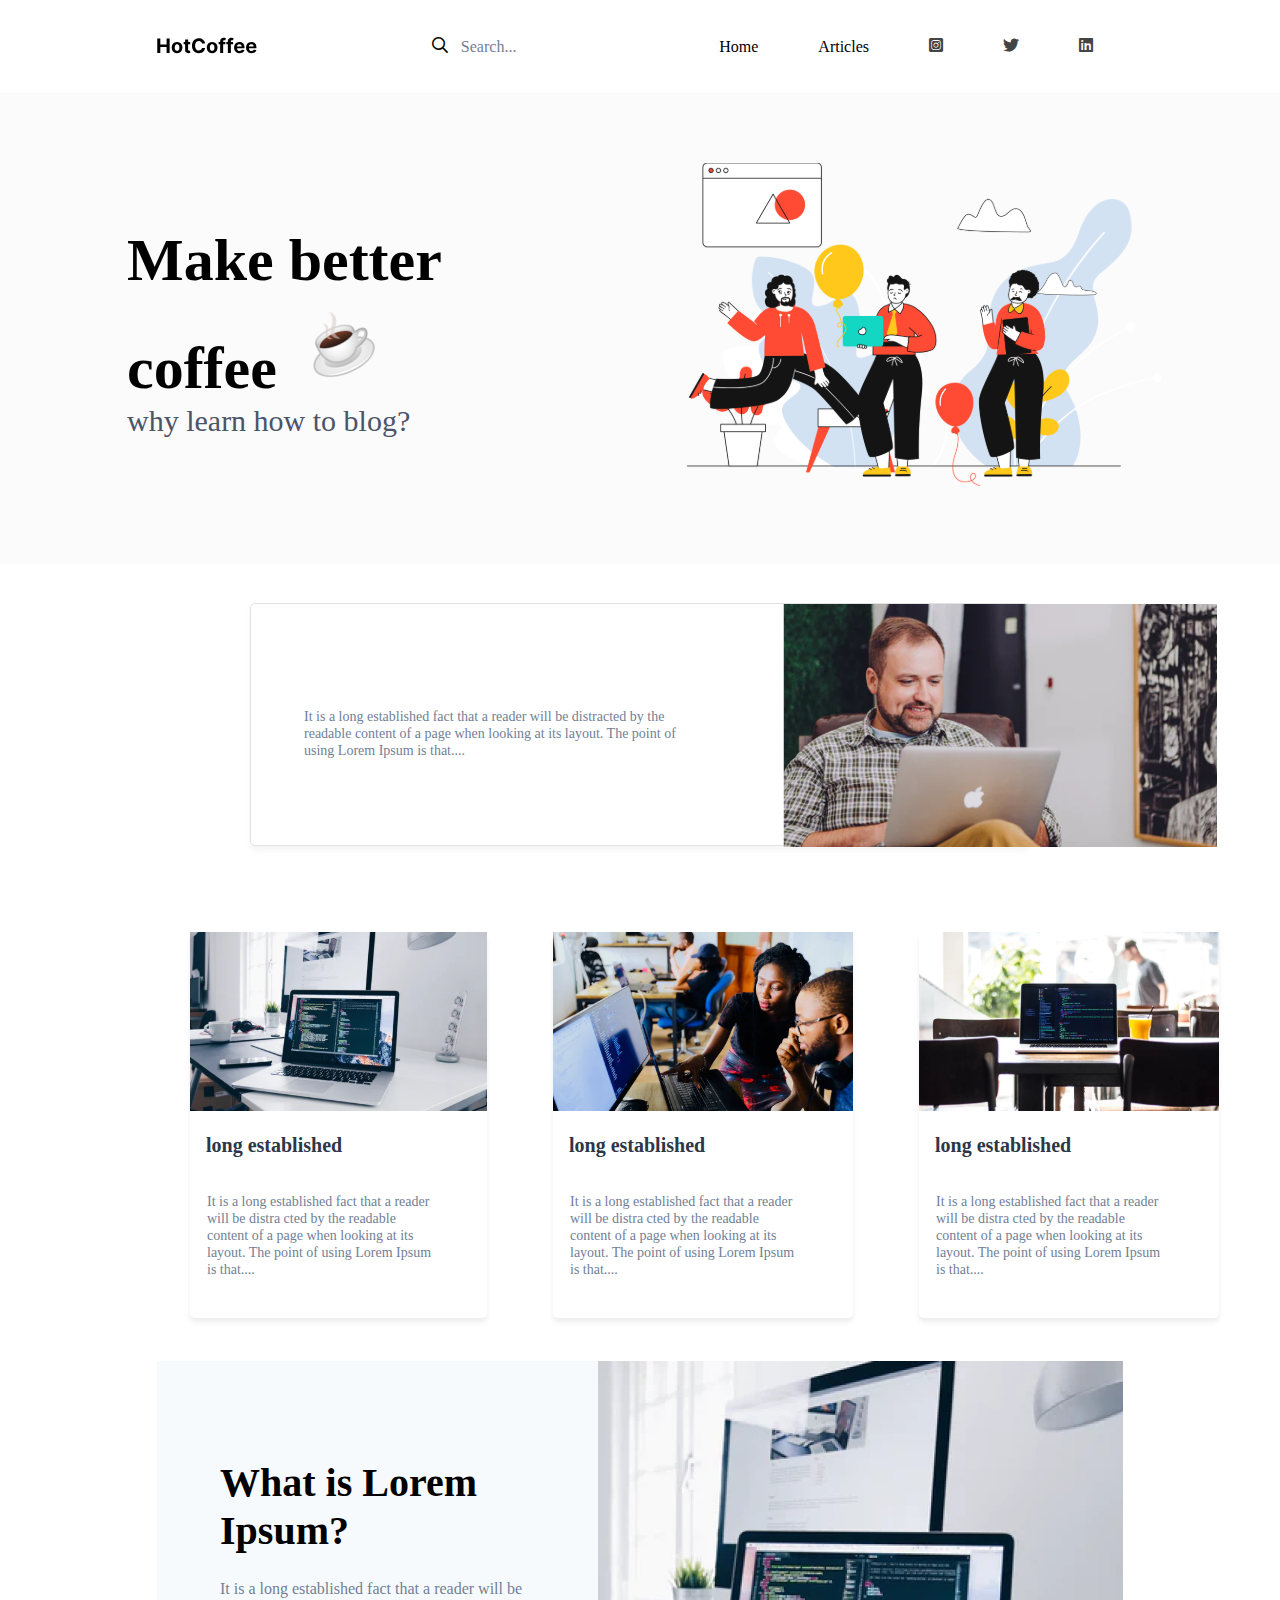
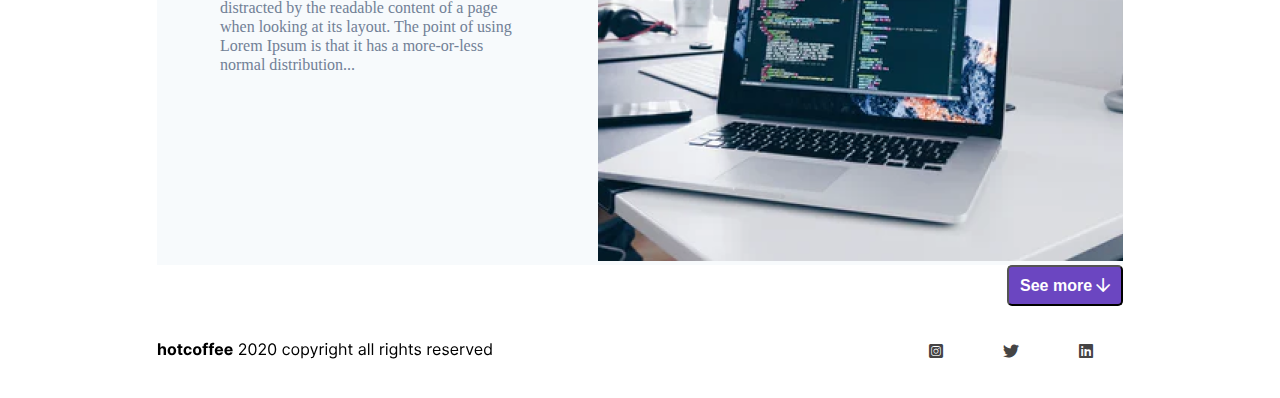
<file: index.html>
<!DOCTYPE html>
<html lang="en">

<head>
    <meta charset="UTF-8">
    <meta http-equiv="X-UA-Compatible" content="IE=edge">
    <meta name="viewport" content="width=device-width, initial-scale=1.0">
    <title>uyga vazifa</title>
    <link rel="stylesheet" href="./css/all.min.css">
    <link rel="stylesheet" href="./css/main.css">
</head>

<body>
    <header class="header">
        <div class="nav">
            <div class="container nav__container">
                <a href="#!" class="nav__logo">
                    <img src="./img/HotCoffee (2).svg" alt="" class="lagatip">
                </a>
                <ul class="nav_list">
                    <li class="nav_item">
                        <a href="" class="nav_link">
                            <i class="far fa-search icon"></i>
                        </a>
                    </li>
                    <li class="nav_item">
                        <a href="#!" class="nav_linkk">Search...</a>
                    </li>
                </ul>
                <ul class="nav__list">
                    <li class="nav__item">
                        <a href="#!" class="nav__link">Home</a>
                    </li>
                    <li class="nav__item">
                        <a href="articles.html" class="nav__link">Articles</a>
                    </li>
                    <li class="nav__item">
                        <a href="" class="nav__icon">
                            <i class="fab fa-instagram-square icon"></i>
                        </a>
                    </li>
                    <li class="nav__item">
                        <a href="" class="nav__icon">
                            <i class="fab fa-twitter icon"></i>
                        </a>
                    </li>
                    <li class="nav__item">
                        <a href="" class="nav__icon">
                            <i class="fab fa-linkedin icon"></i>
                        </a>
                    </li>
                </ul>
            </div>
        </div>
        <div class="header__container">
                <div class="cards">
                    <div class="cards__content">
                        <div class="cards__card">
                            <h1 class="title">Make better
                                coffee <img src="./img/cofee rasm.png" alt=""></h1>
                            <p class="text">why learn how to blog?</p>
                        </div>
                        <div class="cards__img">
                            <img src="./img/croods 1.svg" alt="" class="img">
                        </div>
                    </div>
                </div>
            
        </div>
    </header>
    <main class="main">
        <section class="section">
            <div class="container">
                <div class="cardss">
                    <div class="cardss__content">
                        <div class="cardss__card">
                            <p class="textt">It is a long established fact that a reader will be distracted by the
                                readable content of a page when looking at its layout. The point of using Lorem Ipsum is
                                that....</p>
                        </div>
                        <div class="cardss__img">
                            <img src="./img/image 1.png" alt="" class="image">
                        </div>
                    </div>
                </div>
            </div>
            </div>
        </section>
        <section class="long">
            <div class="container">
                <div class="long__cards">
                    <div class="long__card">
                        <img src="./img/image 2.svg" alt="" class="rasm">
                        <h3 class="tittle">long established</h3>
                        <p class="tex">It is a long established fact that a reader will be distra cted by the readable content of a page when looking at its layout. The point of using Lorem Ipsum is that....</p>
                    </div>
                    <div class="long__card">
                        <img src="./img/image 4.svg" alt="" class="rasm">
                        <h3 class="tittle">long established</h3>
                        <p class="tex">It is a long established fact that a reader will be distra cted by the readable content of a page when looking at its layout. The point of using Lorem Ipsum is that....</p>
                    </div>
                    <div class="long__card">
                        <img src="./img/image 5.svg" alt="" class="rasm">
                        <h3 class="tittle">long established</h3>
                        <p class="tex">It is a long established fact that a reader will be distra cted by the readable content of a page when looking at its layout. The point of using Lorem Ipsum is that....</p>
                    </div>
                </div>
            </div>
        </section>
        <section class="nout">
            <div class="container">
                <div class="nout__cards">
                    <div class="nout__card">
                        <h1 class="titl">What is Lorem Ipsum?</h1>
                        <p class="tekst">It is a long established fact that a reader will be distracted by the readable content of a page when looking at its layout. The point of using Lorem Ipsum is that it has a more-or-less normal distribution...</p>
                    </div>
                    <div class="nout__content">
                        <img src="./img/image 7.png" alt="" class="nout__content-image">
                    </div>
                </div>
            </div>
        </section>
        <div class="container">
            <a href="" class="buttonn">
                <button class="button btn">See more <i class="far fa-arrow-down"></i></button>
            </a>
        </div>
    </main>
    <footer class="footer">
        <div class="nav">
            <div class="container nav__container">
                <a href="#!" class="nav_logo">
                    <img src="./img/hotcoffee 2020 copyright all rights reserved.svg" alt="" class="logo">
                </a>
                <ul class="nav__list">
                    <li class="nav__item">
                        <a href="" class="nav__icon">
                            <i class="fab fa-instagram-square icon"></i>
                        </a>
                    </li>
                    <li class="nav__item">
                        <a href="" class="nav__icon">
                            <i class="fab fa-twitter icon"></i>
                        </a>
                    </li>
                    <li class="nav__item">
                        <a href="" class="nav__icon">
                            <i class="fab fa-linkedin icon"></i>
                        </a>
                    </li>
                </ul>
            </div>
        </div>
    </footer>
</body>


</html>
</file>
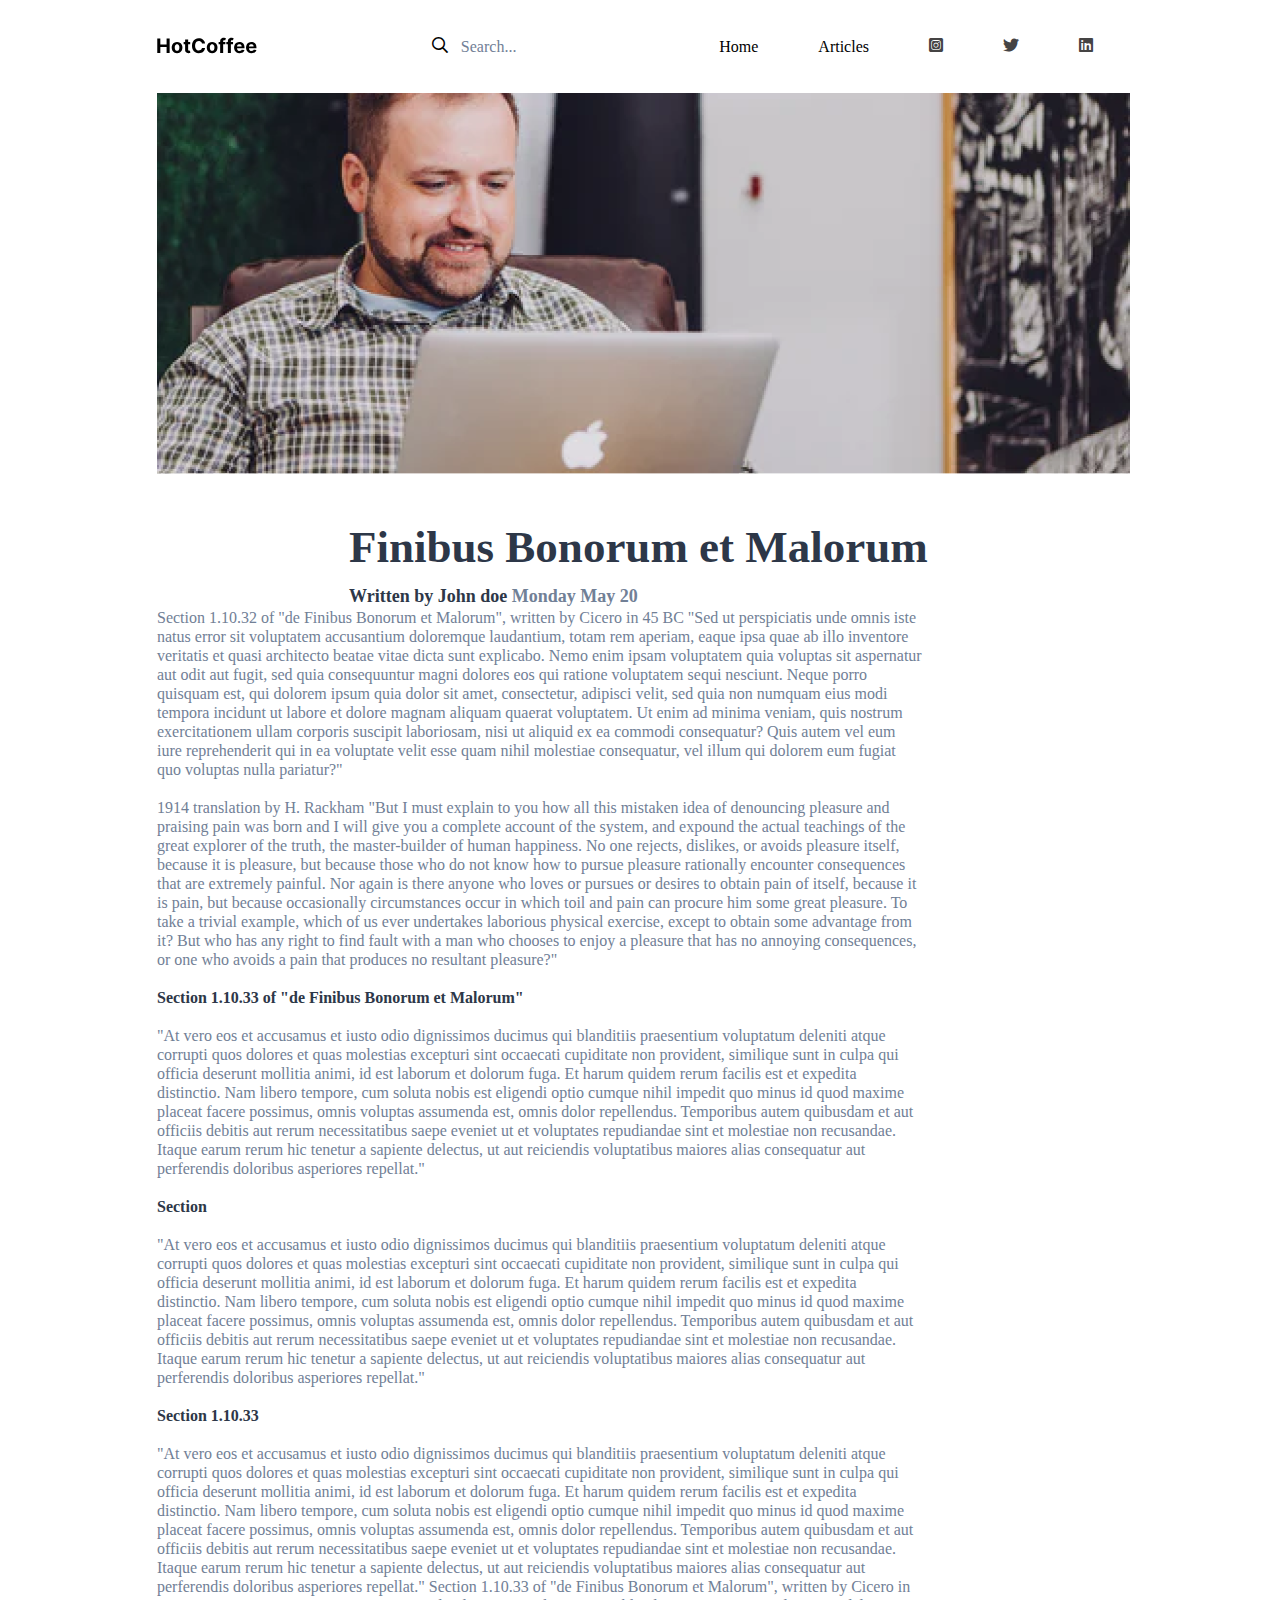
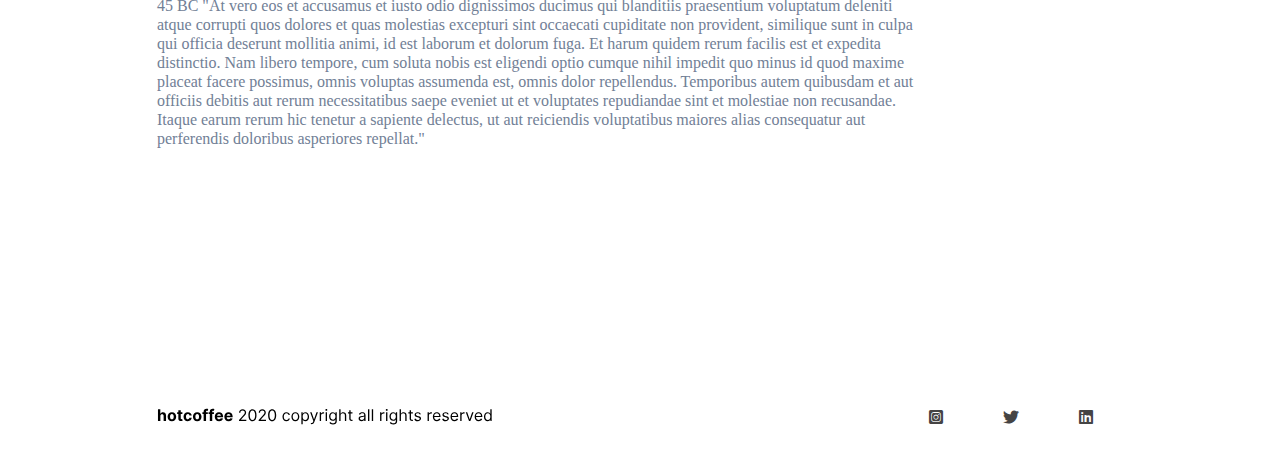
<file: articles.html>
<!DOCTYPE html>
<html lang="en">

<head>
    <meta charset="UTF-8">
    <meta http-equiv="X-UA-Compatible" content="IE=edge">
    <meta name="viewport" content="width=device-width, initial-scale=1.0">
    <title>Document</title>
    <link rel="stylesheet" href="./css/all.min.css">
    <link rel="stylesheet" href="./css/main.css">
</head>

<body>
    <header class="header">
        <div class="nav">
            <div class="container nav__container">
                <a href="#!" class="nav__logo">
                    <img src="./img/HotCoffee (2).svg" alt="" class="lagatip">
                </a>
                <ul class="nav_list">
                    <li class="nav_item">
                        <a href="" class="nav_link">
                            <i class="far fa-search icon"></i>
                        </a>
                    </li>
                    <li class="nav_item">
                        <a href="#!" class="nav_linkk">Search...</a>
                    </li>
                </ul>
                <ul class="nav__list">
                    <li class="nav__item">
                        <a href="index.html" class="nav__link">Home</a>
                    </li>
                    <li class="nav__item">
                        <a href="#!" class="nav__link">Articles</a>
                    </li>
                    <li class="nav__item">
                        <a href="" class="nav__icon">
                            <i class="fab fa-instagram-square icon"></i>
                        </a>
                    </li>
                    <li class="nav__item">
                        <a href="" class="nav__icon">
                            <i class="fab fa-twitter icon"></i>
                        </a>
                    </li>
                    <li class="nav__item">
                        <a href="" class="nav__icon">
                            <i class="fab fa-linkedin icon"></i>
                        </a>
                    </li>
                </ul>
            </div>
        </div>
        <div class="header__content">
            <div class="container">
                <div class="cardsss">
                    <div class="cardss__cards">
                        <img src="./img/image 2.png" alt="" class="katta_rasm">
                        <h1 class="tittlee">Finibus Bonorum et Malorum</h1>
                        <p class="texxt">Written by John doe <span class="span">Monday  May 20</span></p>
                    </div>
                </div>
            </div>
        </div>
    </header>
    <main>
        <div class="container">
            <div class="carrds">
                <div class="carrds__card">
                    <p class="teext">Section 1.10.32 of "de Finibus Bonorum et Malorum", written by Cicero in 45 BC
                        "Sed ut perspiciatis unde omnis iste natus error sit voluptatem accusantium doloremque laudantium, totam rem aperiam, eaque ipsa quae ab illo inventore veritatis et quasi architecto beatae vitae dicta sunt explicabo. Nemo enim ipsam voluptatem quia voluptas sit aspernatur aut odit aut fugit, sed quia consequuntur magni dolores eos qui ratione voluptatem sequi nesciunt. Neque porro quisquam est, qui dolorem ipsum quia dolor sit amet, consectetur, adipisci velit, sed quia non numquam eius modi tempora incidunt ut labore et dolore magnam aliquam quaerat voluptatem. Ut enim ad minima veniam, quis nostrum exercitationem ullam corporis suscipit laboriosam, nisi ut aliquid ex ea commodi consequatur? Quis autem vel eum iure reprehenderit qui in ea voluptate velit esse quam nihil molestiae consequatur, vel illum qui dolorem eum fugiat quo voluptas nulla pariatur?"
                        <br><br>
                        1914 translation by H. Rackham
                        "But I must explain to you how all this mistaken idea of denouncing pleasure and praising pain was born and I will give you a complete account of the system, and expound the actual teachings of the great explorer of the truth, the master-builder of human happiness. No one rejects, dislikes, or avoids pleasure itself, because it is pleasure, but because those who do not know how to pursue pleasure rationally encounter consequences that are extremely painful. Nor again is there anyone who loves or pursues or desires to obtain pain of itself, because it is pain, but because occasionally circumstances occur in which toil and pain can procure him some great pleasure. To take a trivial example, which of us ever undertakes laborious physical exercise, except to obtain some advantage from it? But who has any right to find fault with a man who chooses to enjoy a pleasure that has no annoying consequences, or one who avoids a pain that produces no resultant pleasure?"
                        <br><br>
                        <b class="aa">Section 1.10.33 of "de Finibus Bonorum et Malorum"</b>
                        <br><br>
                        "At vero eos et accusamus et iusto odio dignissimos ducimus qui blanditiis praesentium voluptatum deleniti atque corrupti quos dolores et quas molestias excepturi sint occaecati cupiditate non provident, similique sunt in culpa qui officia deserunt mollitia animi, id est laborum et dolorum fuga. Et harum quidem rerum facilis est et expedita distinctio. Nam libero tempore, cum soluta nobis est eligendi optio cumque nihil impedit quo minus id quod maxime placeat facere possimus, omnis voluptas assumenda est, omnis dolor repellendus. Temporibus autem quibusdam et aut officiis debitis aut rerum necessitatibus saepe eveniet ut et voluptates repudiandae sint et molestiae non recusandae. Itaque earum rerum hic tenetur a sapiente delectus, ut aut reiciendis voluptatibus maiores alias consequatur aut perferendis doloribus asperiores repellat."
                        <br><br>
                    <b class="aa">Section</b>
                        <br><br>
                        "At vero eos et accusamus et iusto odio dignissimos ducimus qui blanditiis praesentium voluptatum deleniti atque corrupti quos dolores et quas molestias excepturi sint occaecati cupiditate non provident, similique sunt in culpa qui officia deserunt mollitia animi, id est laborum et dolorum fuga. Et harum quidem rerum facilis est et expedita distinctio. Nam libero tempore, cum soluta nobis est eligendi optio cumque nihil impedit quo minus id quod maxime placeat facere possimus, omnis voluptas assumenda est, omnis dolor repellendus. Temporibus autem quibusdam et aut officiis debitis aut rerum necessitatibus saepe eveniet ut et voluptates repudiandae sint et molestiae non recusandae. Itaque earum rerum hic tenetur a sapiente delectus, ut aut reiciendis voluptatibus maiores alias consequatur aut perferendis doloribus asperiores repellat."
                        <br><br>
                     <b class="aa">Section 1.10.33</b>
                        <br><br>
                        "At vero eos et accusamus et iusto odio dignissimos ducimus qui blanditiis praesentium voluptatum deleniti atque corrupti quos dolores et quas molestias excepturi sint occaecati cupiditate non provident, similique sunt in culpa qui officia deserunt mollitia animi, id est laborum et dolorum fuga. Et harum quidem rerum facilis est et expedita distinctio. Nam libero tempore, cum soluta nobis est eligendi optio cumque nihil impedit quo minus id quod maxime placeat facere possimus, omnis voluptas assumenda est, omnis dolor repellendus. Temporibus autem quibusdam et aut officiis debitis aut rerum necessitatibus saepe eveniet ut et voluptates repudiandae sint et molestiae non recusandae. Itaque earum rerum hic tenetur a sapiente delectus, ut aut reiciendis voluptatibus maiores alias consequatur aut perferendis doloribus asperiores repellat."
                        Section 1.10.33 of "de Finibus Bonorum et Malorum", written by Cicero in 45 BC
                        "At vero eos et accusamus et iusto odio dignissimos ducimus qui blanditiis praesentium voluptatum deleniti atque corrupti quos dolores et quas molestias excepturi sint occaecati cupiditate non provident, similique sunt in culpa qui officia deserunt mollitia animi, id est laborum et dolorum fuga. Et harum quidem rerum facilis est et expedita distinctio. Nam libero tempore, cum soluta nobis est eligendi optio cumque nihil impedit quo minus id quod maxime placeat facere possimus, omnis voluptas assumenda est, omnis dolor repellendus. Temporibus autem quibusdam et aut officiis debitis aut rerum necessitatibus saepe eveniet ut et voluptates repudiandae sint et molestiae non recusandae. Itaque earum rerum hic tenetur a sapiente delectus, ut aut reiciendis voluptatibus maiores alias consequatur aut perferendis doloribus asperiores repellat."</p>
                </div>
            </div>
        </div>
    </main>
    <footer class="footer">
        <div class="nav">
            <div class="container nav__container">
                <a href="#!" class="nav_logo">
                    <img src="./img/hotcoffee 2020 copyright all rights reserved.svg" alt="" class="logo">
                </a>
                <ul class="nav__list">
                    <li class="nav__item">
                        <a href="" class="nav__icon">
                            <i class="fab fa-instagram-square icon"></i>
                        </a>
                    </li>
                    <li class="nav__item">
                        <a href="" class="nav__icon">
                            <i class="fab fa-twitter icon"></i>
                        </a>
                    </li>
                    <li class="nav__item">
                        <a href="" class="nav__icon">
                            <i class="fab fa-linkedin icon"></i>
                        </a>
                    </li>
                </ul>
            </div>
        </div>
    </footer>
</body>

</html>
</file>
<file: css/main.css>
* {
    margin: 0;
    padding: 0;
    box-sizing: border-box;
}
a {
    text-decoration: none;
}
ul {
    list-style: none;
}
.container {
    width: 966px;
    margin: auto;
}
.header {
    width: 100%;
}
.nav__container {
    display: flex;
    justify-content: space-between;
    align-items: center;
}
.nav__logo {
    width: 102px;
    height: 24px;
    font-weight: 700;
    font-size: 20px;
    line-height: 24px;
}
.nav_list {
    display: flex;
}
.nav__list {
    display: flex;
}

.nav_linkk {
    padding: 37px 0 0 13px; 
    font-weight: 400;
    font-size: 16px;
    line-height: 19px;
    color: #718096;
}
.nav__item {
    padding: 37px 30px ;
}
.nav_link {
    color: black;
}
.nav__link {
    width: 45px;
    height: 19px;
    font-weight: 400;
    font-size: 16px;
    line-height: 19px;
    color: #000000;
}
.nav__icon {
    width: 20px;
    height: 20px;
    left: 8.33%;
    right: 8.33%;
    top: 8.33%;
    bottom: 8.33%;
    color: #454444;
}
.cards__content {
    display: flex;
}
.title {
    max-width: 354px;
    width: 100%;
    height: 146px;
    color: #000000;
    font-weight: 700;
    font-size: 60px;
    line-height: 73px;
    margin: 131px 102px 0 127px;
}
.text {
    max-width: 328px;
    width: 100%;
    font-weight: 400;
    font-size: 30px;
    line-height: 36px;
    margin: 33px 128px 0 127px;
    color: #4A5568;
}
.img {
    margin: 70px 93px 74px 102px;
    left: 50.61%;
    right: 8.07%;
    top: 14.99%;
    bottom: 15.85%;
}

.header__container {
    background: #FBFBFB;
}
.cardss__content {
    display: flex;
    width: 966px;
    
}
.textt {
    max-width: 404px;
    width: 100%;
    height: 51px;
    font-weight: 400;
    font-size: 14px;
    line-height: 17px;
    color: #718096;
    margin: 104px 78px 88px 53px;
}
.cardss {
    background: #FFFFFF;
    border: 1px solid #E2E2E2;
    box-shadow: 0px 5px 4px rgba(221, 221, 221, 0.25);
    border-radius: 5px;
    margin: 39px 93px 43px 93px;
    height: 243px;
}
.image {
    width: 434px;
    height: 243px;
    margin: 0px 0px 0px ;
}
.long__cards {
    display: flex;
    justify-content: space-between;
    margin: 43px 0 0 0;
}
.long__card {
    max-width: 300px;
    height: 386px;
    background: #FFFFFF;
    box-shadow: 0px 4px 4px rgba(192, 189, 189, 0.25);
    border-radius: 5px;
    margin: 43px 33px 43px 33px;
}
.tittle {
    font-weight: 700;
    font-size: 20px;
    line-height: 24px;
    color: #2D3748;
    padding: 18px 0 18px 16px;
}
.tex {
    max-width: 258px;
    width: 100%;
    height: 85px;
    font-weight: 400;
    font-size: 14px;
    line-height: 17px;
    color: #718096;
    padding: 18px 15px 58px 17px;
}
.nout__cards {
    display: flex;
    justify-content: space-between;
    background: #F7FAFC;
}
.titl {
    max-width: 308px;
    width: 100%;
    height: 96px;
    font-weight: 700;
    font-size: 40px;
    line-height: 48px;
    color: #000000;
    margin: 98px 69px 24px 63px;
}
.tekst {
    max-width: 311px;
    width: 100%;
    height: 114px;
    font-weight: 400;
    font-size: 16px;
    line-height: 19px;
    color: #718096;
    margin: 24px 66px 168px 63px;
}

.button {
    padding: 9px 11px;
    font-weight: 700;
    font-size: 16px;
    line-height: 19px;
    color: #FFFFFF;
}
.btn {
    background: #6B46C1;
    border-radius: 5px;
}
.buttonn {
  margin: 31px 103px 43px 850px;
}
.tittlee {
    width: 632px;
    height: 46px;
    left: 192px;
    top: 531px;
    font-weight: 700;
    font-size: 45px;
    line-height: 54px;
    color: #2D3748;
    margin: 42px 328px 19px 192px;
}
.texxt {
    width: 350px;
    height: 23px;
    left: 192px;
    top: 596px;
    font-weight: 700;
    font-size: 18px;
    line-height: 22px;
    margin: 19px 610px 0 192px;
    color: #2D3748;
}
.span {
    
    height: 23px;
    left: 395px;
    top: 596px;
    color: #718096;
}
.teext {
    width: 765px;
    height: 1364px;
    left: 192px;
    top: 687px;
    font-weight: 400;
    font-size: 16px;
    line-height: 19px;
    color: #718096;
}
.aa {
    color: #2D3748;
}
</file>
